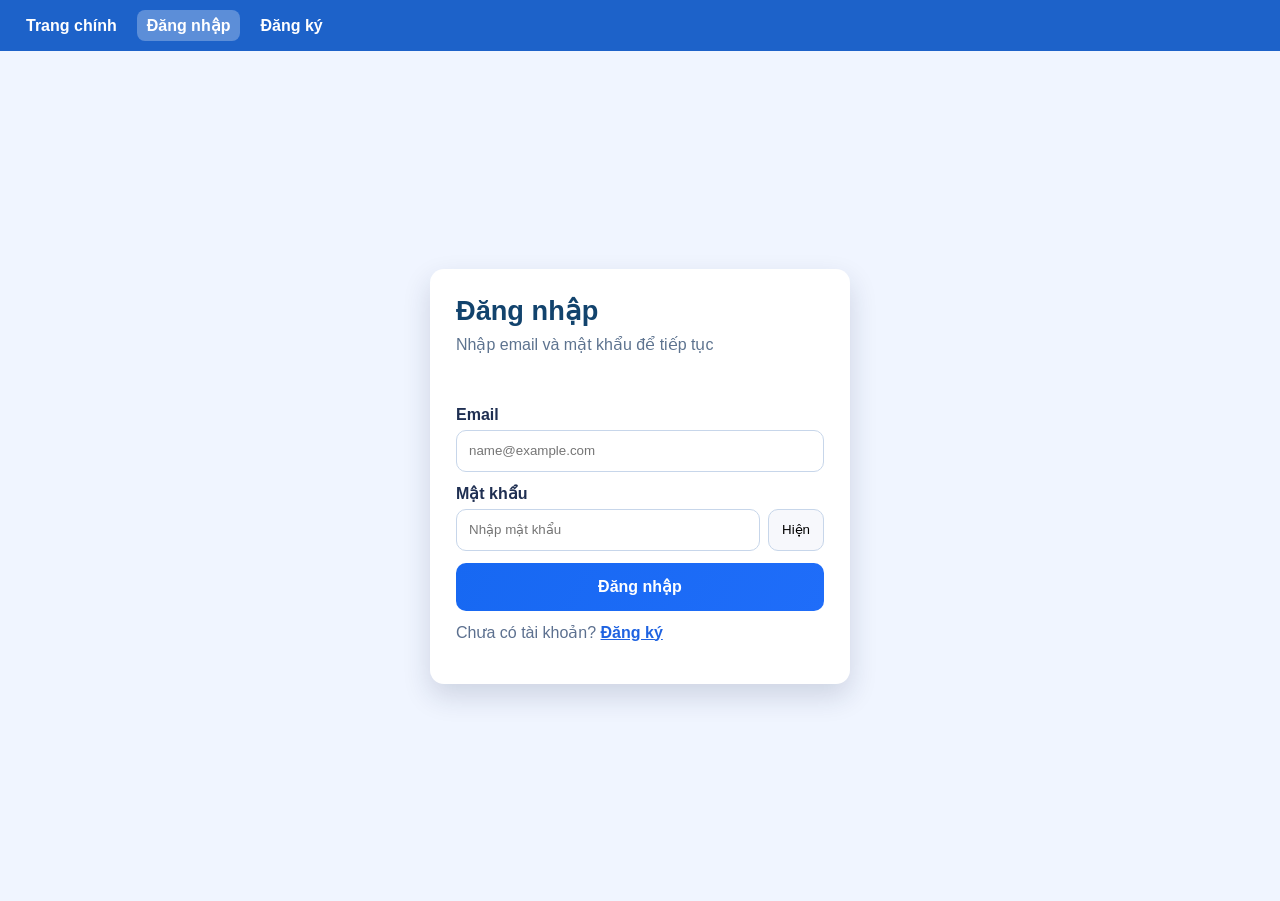
<file: ui/index.html>
<!doctype html>
<html lang="en">
  <head>
    <meta charset="UTF-8" />
    <meta name="viewport" content="width=device-width, initial-scale=1.0" />
    <link rel="stylesheet" href="style.css" />
    <title>Gọi video</title>
  </head>
  <body>
    <nav class="main-nav">
      <a href="/ui/index.html" class="active">Trang chính</a>
      <a href="/ui/my-profile/index.html">Hồ sơ</a>
      <a href="/ui/list-friends/index.html">Bạn bè</a>
      <a href="/ui/login/index.html" id="navLogout">Đăng xuất</a>
    </nav>

    <main class="app-shell">
      <section class="control-panel">
        <div class="panel-head">
          <h1>Gọi video</h1>
          <p>Chọn bạn bè rồi bắt đầu cuộc gọi nhanh.</p>
        </div>

<div class="current-user" id="myIdentity">Đang tải thông tin...</div>

        <div class="field">
          <label for="friendSelect">Bạn muốn gọi</label>
          <select id="friendSelect">
            <option value="">-- Chọn bạn bè --</option>
          </select>
        </div>

        <div class="actions">
          <button id="connectBtn" class="btn">Kết nối signaling</button>
          <button id="startCameraBtn" class="btn btn-soft">Bật camera</button>
          <button id="callBtn" class="btn btn-primary">Gọi</button>
        </div>

        <section class="status-panel">
          <h2>Trạng thái</h2>
          <div class="status-grid">
            <span id="wsStatus" class="status-pill neutral">Kết nối: Chưa</span>
            <span id="cameraStatus" class="status-pill neutral">Camera: Tắt</span>
            <span id="callStatus" class="status-pill neutral">Cuộc gọi: Chưa</span>
          </div>
          <div id="eventFeed" class="event-feed"></div>
        </section>
      </section>

      <section class="video-panel">
        <div class="video-stage" id="videoStage">
          <video id="remoteVideo" autoplay playsinline></video>

          <div id="localPreview" class="local-preview">
            <div class="preview-title">You</div>
            <video id="localVideo" autoplay muted playsinline></video>
          </div>

          <button id="hangUpBtn" class="hangup-btn">Cúp máy</button>
        </div>
      </section>
    </main>

    <script src="./index.js"></script>
  </body>
</html>
</file>
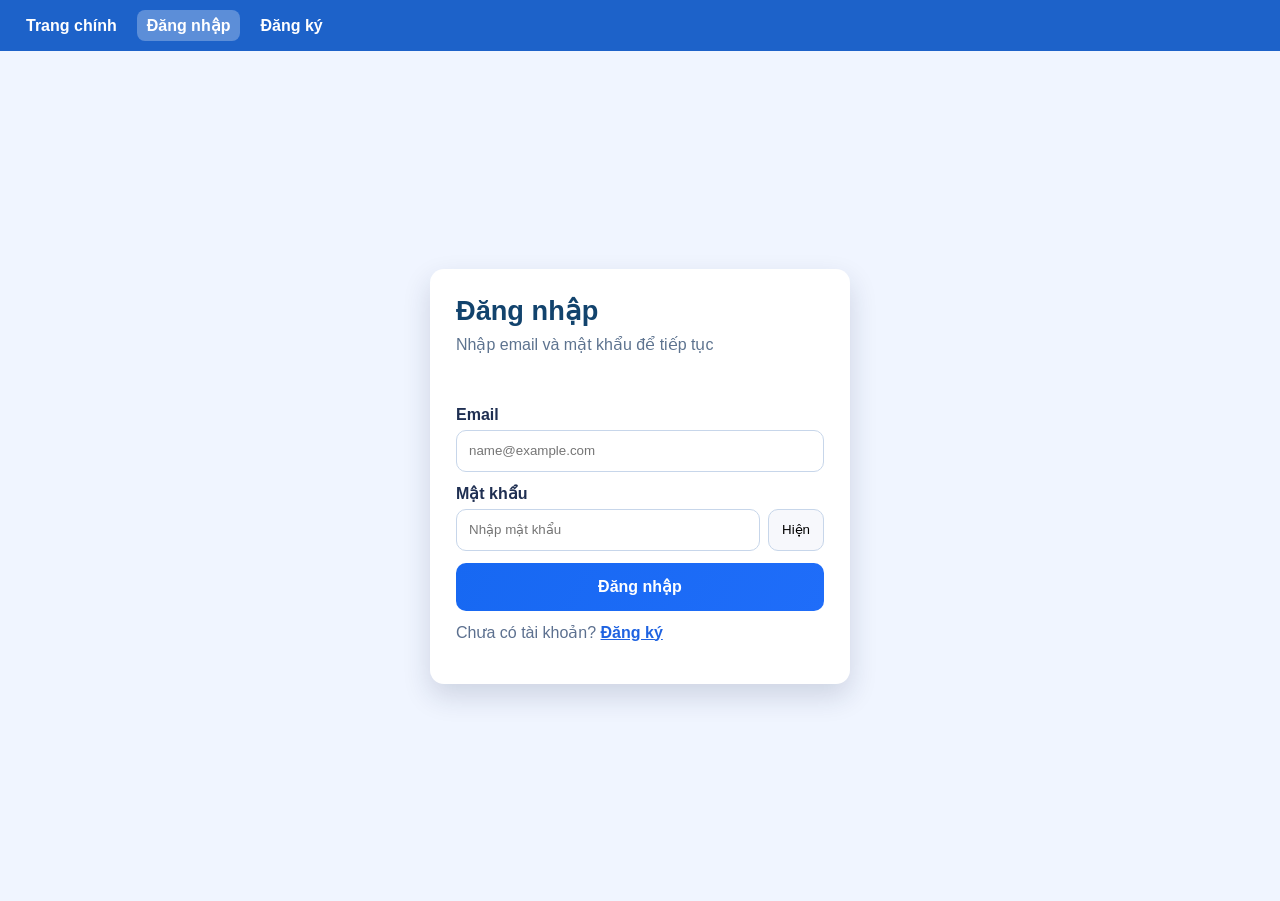
<file: ui/login/index.html>
<!DOCTYPE html>
<html lang="vi">
<head>
    <meta charset="UTF-8">
    <meta name="viewport" content="width=device-width, initial-scale=1.0">
    <link rel="stylesheet" href="style.css">
    <title>Đăng nhập</title>
</head>
<body>
    <nav class="main-nav">
        <a href="/ui/index.html">Trang chính</a>
        <a href="/ui/login/index.html" class="active">Đăng nhập</a>
        <a href="/ui/register/index.html">Đăng ký</a>
    </nav>
    <main class="login-page">
        <section class="login-card">
            <h1>Đăng nhập</h1>
            <p class="subtitle">Nhập email và mật khẩu để tiếp tục</p>

            <div id="message" class="message" aria-live="polite"></div>

            <form id="login-form" autocomplete="off">
                <div class="field">
                    <label for="email">Email</label>
                    <input type="email" id="email" name="email" placeholder="name@example.com" required>
                </div>

                <div class="field">
                    <label for="password">Mật khẩu</label>
                    <div class="password-wrapper">
                        <input type="password" id="password" name="password" placeholder="Nhập mật khẩu" required>
                        <button id="togglePassword" type="button" aria-label="Hiện/ẩn mật khẩu">Hiện</button>
                    </div>
                </div>

                <button id="loginBtn" type="submit" class="btn">Đăng nhập</button>
            </form>

            <p class="help-text">Chưa có tài khoản? <a href="../register/index.html">Đăng ký</a></p>
        </section>
    </main>

    <script src="script.js"></script>
</body>
</html>
</file>
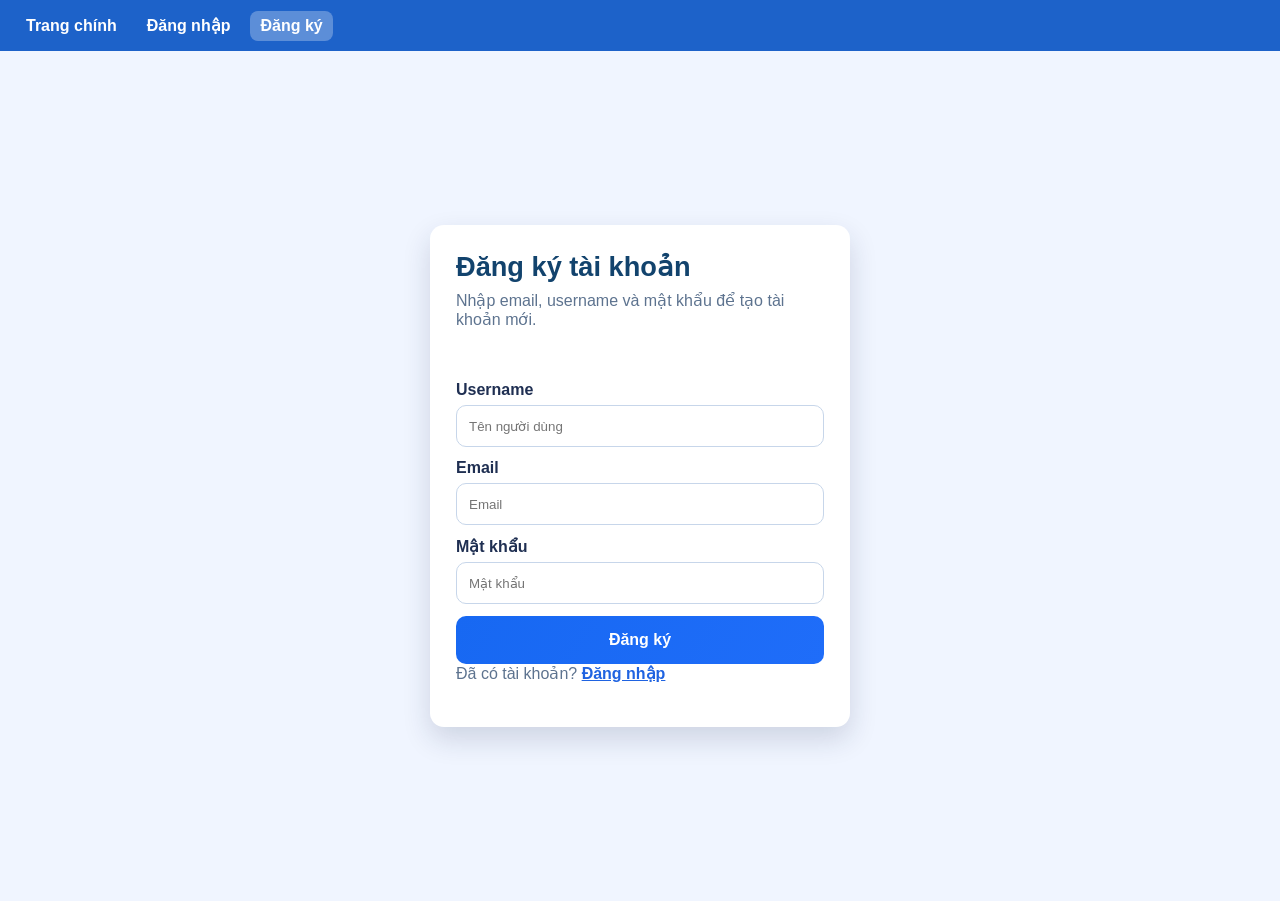
<file: ui/register/index.html>
<!DOCTYPE html>
<html lang="en">
<head>
    <meta charset="UTF-8">
    <meta name="viewport" content="width=device-width, initial-scale=1.0">
    <title>Đăng ký</title>
    <link rel="stylesheet" href="style.css">
</head>
<body>
    <nav class="main-nav">
        <a href="/ui/index.html">Trang chính</a>
        <a href="/ui/login/index.html">Đăng nhập</a>
        <a href="/ui/register/index.html" class="active">Đăng ký</a>
    </nav>
    <main class="register-page">
        <section class="register-card">
            <h1>Đăng ký tài khoản</h1>
            <p>Nhập email, username và mật khẩu để tạo tài khoản mới.</p>

            <div id="message" class="message" aria-live="polite"></div>

            <form id="register-form" autocomplete="off">
                <div class="field">
                    <label for="username">Username</label>
                    <input type="text" id="username" name="username" placeholder="Tên người dùng" required>
                </div>
                <div class="field">
                    <label for="email">Email</label>
                    <input type="email" id="email" name="email" placeholder="Email" required>
                </div>
                <div class="field">
                    <label for="password">Mật khẩu</label>
                    <input type="password" id="password" name="password" placeholder="Mật khẩu" required>
                </div>
                <button id="registerBtn" type="submit" class="btn">Đăng ký</button>
            </form>

            <p class="help-text">Đã có tài khoản? <a href="../login/index.html">Đăng nhập</a></p>
        </section>
    </main>

    <script src="script.js"></script>
</body>
</html>
</file>
<file: ui/style.css>
* {
	box-sizing: border-box;
}

body {
	margin: 0;
	font-family: "Segoe UI", Roboto, Arial, sans-serif;
	background: #f1f6ff;
	color: #1b2942;
}

.main-nav {
	display: flex;
	gap: 10px;
	background: #1d62c9;
	padding: 10px 16px;
	align-items: center;
}

.main-nav a {
	color: #fff;
	text-decoration: none;
	font-weight: 600;
	padding: 6px 10px;
	border-radius: 8px;
}

.main-nav a:hover {
	background: rgba(255, 255, 255, 0.2);
}

.main-nav .active {
	background: rgba(255, 255, 255, 0.28);
}

#navLogout {
	margin-left: auto;
	background: #da4a4a;
}

.app-shell {
	display: grid;
	grid-template-columns: 360px 1fr;
	gap: 18px;
	max-width: 1200px;
	margin: 16px auto;
	padding: 0 16px 16px;
}

.control-panel,
.video-panel {
	background: #fff;
	border: 1px solid #d6e0f1;
	border-radius: 14px;
	box-shadow: 0 10px 24px rgba(22, 41, 74, 0.09);
}

.control-panel {
	padding: 18px;
}

.panel-head h1 {
	margin: 0;
	font-size: 1.55rem;
	color: #113d73;
}

.panel-head p {
	margin: 8px 0 14px;
	color: #5c7296;
}

.current-user {
	background: #edf4ff;
	border: 1px solid #c7d7ef;
	color: #244978;
	border-radius: 10px;
	padding: 10px;
	margin-bottom: 12px;
	font-size: 0.92rem;
}

.field {
	margin-bottom: 14px;
}

.field label {
	display: block;
	font-weight: 700;
	margin-bottom: 6px;
}

.field select {
	width: 100%;
	height: 42px;
	border: 1px solid #c6d5ea;
	border-radius: 10px;
	padding: 0 10px;
}

.actions {
	display: flex;
	flex-wrap: wrap;
	gap: 8px;
}

.btn {
	border: none;
	border-radius: 10px;
	height: 42px;
	padding: 0 14px;
	color: #fff;
	background: #1f62ce;
	font-weight: 700;
	cursor: pointer;
}

.btn:hover {
	filter: brightness(1.05);
}

.btn-soft {
	background: #5f7695;
}

.btn-primary {
	background: linear-gradient(120deg, #1768f2, #1f6df9);
}

.status-panel {
	margin-top: 16px;
}

.status-panel h2 {
	font-size: 1rem;
	margin: 0 0 8px;
}

.status-grid {
	display: grid;
	grid-template-columns: 1fr;
	gap: 8px;
}

.status-pill {
	display: inline-flex;
	align-items: center;
	justify-content: center;
	min-height: 34px;
	border-radius: 999px;
	font-weight: 700;
	padding: 0 12px;
	font-size: 0.88rem;
}

.status-pill.success {
	background: #dff7e7;
	color: #16713c;
}

.status-pill.error {
	background: #ffe3e3;
	color: #a22525;
}

.status-pill.neutral {
	background: #e9eef8;
	color: #3e5577;
}

.event-feed {
	margin-top: 10px;
	display: grid;
	gap: 6px;
}

.event-item {
	font-size: 0.86rem;
	border-radius: 8px;
	padding: 7px 9px;
}

.event-item.success {
	background: #e5f8eb;
	color: #196c37;
}

.event-item.error {
	background: #ffe7e7;
	color: #992323;
}

.event-item.neutral {
	background: #eef3fa;
	color: #41597b;
}

.video-panel {
	padding: 14px;
}

.video-stage {
	position: relative;
	width: 100%;
	aspect-ratio: 16 / 9;
	min-height: 280px;
	max-height: 78vh;
	background: #0f1c2f;
	border-radius: 14px;
	overflow: hidden;
}

#remoteVideo {
	width: 100%;
	height: 100%;
	object-fit: cover;
	background: #09111f;
}

.local-preview {
	position: absolute;
	top: 10px;
	right: 10px;
	width: clamp(110px, 23%, 220px);
	aspect-ratio: 3 / 4;
	border-radius: 12px;
	overflow: hidden;
	border: 2px solid rgba(255, 255, 255, 0.75);
	box-shadow: 0 10px 20px rgba(0, 0, 0, 0.28);
	cursor: grab;
	touch-action: none;
}

.local-preview.dragging {
	cursor: grabbing;
}

.preview-title {
	position: absolute;
	top: 0;
	left: 0;
	right: 0;
	z-index: 1;
	background: rgba(0, 0, 0, 0.45);
	color: #fff;
	font-size: 0.78rem;
	padding: 4px 8px;
}

#localVideo {
	width: 100%;
	height: 100%;
	object-fit: cover;
	background: #111b2e;
}

.hangup-btn {
	position: absolute;
	right: 12px;
	bottom: 12px;
	border: none;
	border-radius: 999px;
	background: #e13e3e;
	color: #fff;
	font-weight: 700;
	padding: 10px 16px;
	cursor: pointer;
	box-shadow: 0 6px 14px rgba(0, 0, 0, 0.3);
}

.hangup-btn:hover {
	filter: brightness(1.05);
}

@media (max-width: 900px) {
	.app-shell {
		grid-template-columns: 1fr;
	}

	.video-stage {
		min-height: 220px;
	}
}
</file>
<file: ui/login/style.css>
* {
  box-sizing: border-box;
}

body {
  margin: 0;
  font-family: "Segoe UI", Roboto, Arial, sans-serif;
  background: #f0f5ff;
  color: #1f2f52;
}

.main-nav {
  display: flex;
  gap: 10px;
  background: #1d62c9;
  padding: 10px 16px;
  align-items: center;
}
.main-nav a {
  color: #fff;
  text-decoration: none;
  font-weight: 600;
  padding: 6px 10px;
  border-radius: 8px;
}
.main-nav a:hover {
  background: rgba(255, 255, 255, 0.2);
}
.main-nav .active {
  background: rgba(255, 255, 255, 0.28);
}

.login-page {
  min-height: calc(100vh - 50px);
  display: flex;
  align-items: center;
  justify-content: center;
  padding: 24px;
}

.login-card {
  width: min(420px, 100%);
  background: #fff;
  border-radius: 14px;
  box-shadow: 0 12px 28px rgba(22, 40, 74, 0.16);
  padding: 26px;
}

.login-card h1 {
  margin: 0 0 8px;
  font-size: 1.7rem;
  color: #12436d;
}

.subtitle {
  margin: 0 0 18px;
  color: #5d738f;
}

.field {
  margin-bottom: 12px;
}
.field label {
  display: block;
  margin-bottom: 6px;
  font-weight: 600;
}
.field input {
  width: 100%;
  height: 42px;
  border: 1px solid #c7d6ea;
  border-radius: 10px;
  padding: 0 12px;
}
.field input:focus {
  border-color: #2b79f0;
  outline: none;
  box-shadow: 0 0 0 3px rgba(43, 121, 240, 0.14);
}

.password-wrapper {
  display: grid;
  grid-template-columns: 1fr auto;
  gap: 8px;
}
.password-wrapper button {
  border: 1px solid #c7d6ea;
  border-radius: 10px;
  background: #f7f8fc;
  padding: 0 12px;
  cursor: pointer;
  min-width: 56px;
}
.password-wrapper button:hover {
  background: #eef2f8;
}

.btn {
  width: 100%;
  border: none;
  border-radius: 10px;
  background: linear-gradient(120deg, #1768f2, #1f6df9);
  color: #fff;
  font-size: 1rem;
  font-weight: 700;
  height: 48px;
  cursor: pointer;
}
.btn:hover {
  filter: brightness(1.05);
}

.message {
  min-height: 24px;
  margin-bottom: 10px;
  font-weight: 600;
}
.message.success {
  color: #12742d;
}
.message.error {
  color: #a82020;
}

.help-text {
  margin-top: 12px;
  color: #5c708f;
}
.help-text a {
  color: #1f63e1;
  font-weight: 700;
}

@media (max-width: 500px) {
  .login-card {
    padding: 24px 18px;
  }
  .login-card h1 {
    font-size: 1.35rem;
  }
}
</file>
<file: ui/register/style.css>
* {
  box-sizing: border-box;
}
body {
  margin: 0;
  font-family: "Segoe UI", Roboto, Arial, sans-serif;
  background: #f0f5ff;
  color: #1f2f52;
}
.main-nav {
  display: flex;
  gap: 10px;
  background: #1d62c9;
  padding: 10px 16px;
  align-items: center;
}
.main-nav a {
  color: #fff;
  text-decoration: none;
  font-weight: 600;
  padding: 6px 10px;
  border-radius: 8px;
}
.main-nav a:hover {
  background: rgba(255, 255, 255, 0.2);
}
.main-nav .active {
  background: rgba(255, 255, 255, 0.28);
}
.register-page {
  min-height: calc(100vh - 50px);
  display: flex;
  align-items: center;
  justify-content: center;
  padding: 24px;
}
.register-card {
  width: min(420px, 100%);
  background: #fff;
  border-radius: 14px;
  box-shadow: 0 12px 28px rgba(22, 40, 74, 0.16);
  padding: 26px;
}
.register-card h1 {
  margin: 0 0 8px;
  font-size: 1.7rem;
  color: #12436d;
}
.register-card p {
  margin: 0 0 18px;
  color: #5d738f;
}
.field {
  margin-bottom: 12px;
}
.field label {
  display: block;
  margin-bottom: 6px;
  font-weight: 600;
}
.field input {
  width: 100%;
  height: 42px;
  border: 1px solid #c7d6ea;
  border-radius: 10px;
  padding: 0 12px;
}
.field input:focus {
  border-color: #2b79f0;
  outline: none;
  box-shadow: 0 0 0 3px rgba(43, 121, 240, 0.14);
}
.btn {
  width: 100%;
  border: none;
  border-radius: 10px;
  background: linear-gradient(120deg, #1768f2, #1f6df9);
  color: #fff;
  font-size: 1rem;
  font-weight: 700;
  height: 48px;
  cursor: pointer;
}
.btn:hover {
  filter: brightness(1.05);
}
.message {
  min-height: 24px;
  margin-bottom: 10px;
  font-weight: 600;
}
.message.success {
  color: #12742d;
}
.message.error {
  color: #a82020;
}
.help-text {
  margin-top: 12px;
  color: #5c708f;
}
.help-text a {
  color: #1f63e1;
  font-weight: 700;
}
</file>
